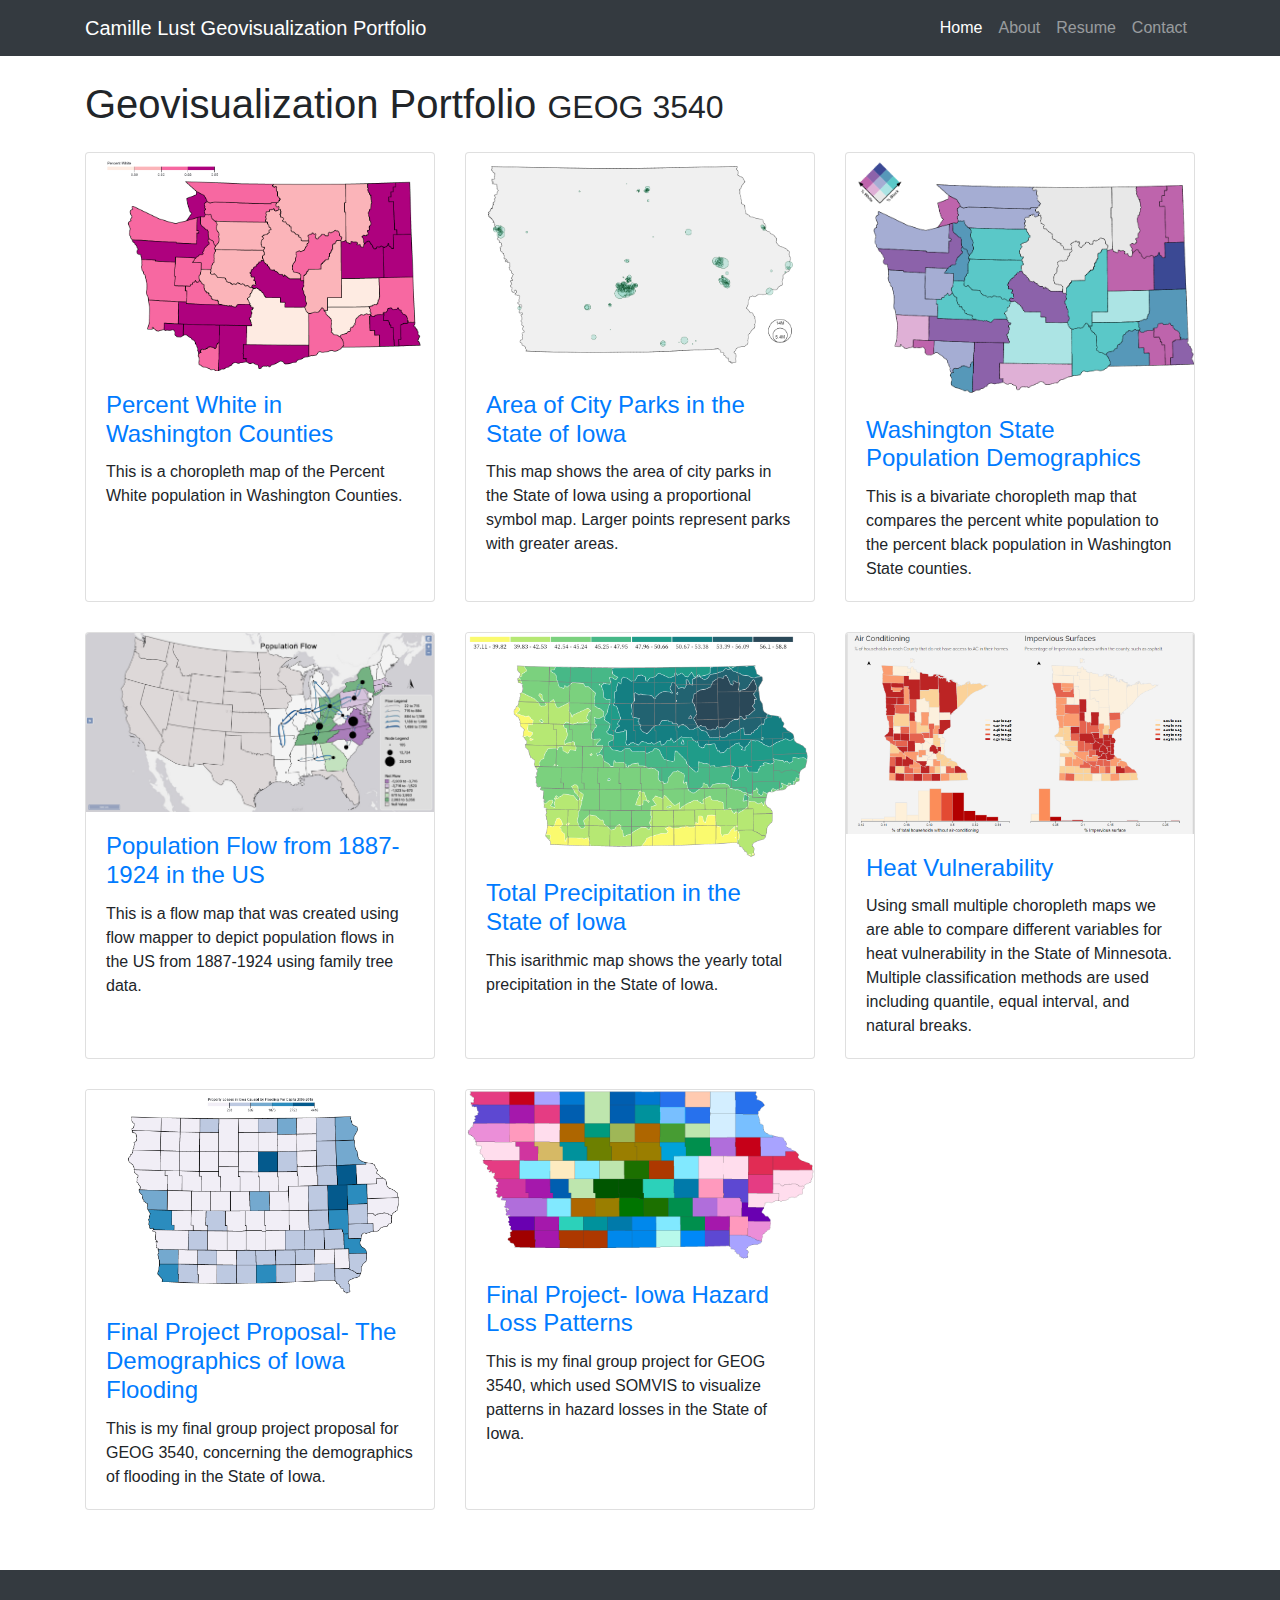
<file: index.html>
<!DOCTYPE html>
<html lang="en">

  <head>

    <meta charset="utf-8">
    <meta name="viewport" content="width=device-width, initial-scale=1, shrink-to-fit=no">
    <meta name="description" content="">
    <meta name="author" content="">

    <title>Camille's Portfolio</title>

    <!-- Bootstrap core CSS -->
    <link href="vendor/bootstrap/css/bootstrap.min.css" rel="stylesheet">

    <!-- Custom styles for this template -->
    <link href="css/3-col-portfolio.css" rel="stylesheet">

  </head>

  <body>

    <!-- Navigation -->
    <nav class="navbar navbar-expand-lg navbar-dark bg-dark fixed-top">
      <div class="container">
        <a class="navbar-brand" href="#">Camille Lust Geovisualization Portfolio</a>
        <button class="navbar-toggler" type="button" data-toggle="collapse" data-target="#navbarResponsive" aria-controls="navbarResponsive" aria-expanded="false" aria-label="Toggle navigation">
          <span class="navbar-toggler-icon"></span>
        </button>
        <div class="collapse navbar-collapse" id="navbarResponsive">
          <ul class="navbar-nav ml-auto">
            <li class="nav-item active">
              <a class="nav-link" href="#">Home
                <span class="sr-only">(current)</span>
              </a>
            </li>
            <li class="nav-item">
              <a class="nav-link" href="shortbio.html">About</a>
            </li>
            <li class="nav-item">
              <a class="nav-link" href="CamilleLResume23.pdf">Resume</a>
            </li>
            <li class="nav-item">
              <a class="nav-link" href="mailto:clust@uiowa.edu">Contact</a>
            </li>
          </ul>
        </div>
      </div>
    </nav>

    <!-- Page Content -->
    <div class="container">

      <!-- Page Heading -->
      <h1 class="my-4">Geovisualization Portfolio
        <small>GEOG 3540</small>
      </h1>

      <div class="row">
        <div class="col-lg-4 col-sm-6 portfolio-item">
          <div class="card h-100">
            <a href="https://observablehq.com/d/487558df4b3735ac"><img class="card-img-top" src="choropleth.png" alt=""></a>
            <div class="card-body">
              <h4 class="card-title">
                <a href="https://observablehq.com/d/487558df4b3735ac">Percent White in Washington Counties</a>
              </h4>
              <p class="card-text">This is a choropleth map of the Percent White population in Washington Counties. </p>
            </div>
          </div>
        </div>
        <div class="col-lg-4 col-sm-6 portfolio-item">
          <div class="card h-100">
            <a href="https://observablehq.com/d/29422c88b498d1c5"><img class="card-img-top" src="proportionalsymbols.png" alt=""></a>
            <div class="card-body">
              <h4 class="card-title">
                <a href="https://observablehq.com/d/29422c88b498d1c5">Area of City Parks in the State of Iowa </a>
              </h4>
              <p class="card-text">This map shows the area of city parks in the State of Iowa using a proportional symbol map. Larger points represent parks with greater areas.</p>
            </div>
          </div>
        </div>
        <div class="col-lg-4 col-sm-6 portfolio-item">
          <div class="card h-100">
            <a href="https://observablehq.com/d/981227f55046b011"><img class="card-img-top" src="Bivariate.png" alt=""></a>
            <div class="card-body">
              <h4 class="card-title">
                <a href="https://observablehq.com/d/981227f55046b011">Washington State Population Demographics</a>
              </h4>
              <p class="card-text">This is a bivariate choropleth map that compares the percent white population to the percent black population in Washington State counties. </p>
            </div>
          </div>
        </div>
        <div class="col-lg-4 col-sm-6 portfolio-item">
          <div class="card h-100">
            <a href="Flowmapper.html"><img class="card-img-top" src="newflows.png" alt=""></a>
            <div class="card-body">
              <h4 class="card-title">
                <a href="Flowmapper.html">Population Flow from 1887-1924 in the US</a>
              </h4>
              <p class="card-text">This is a flow map that was created using flow mapper to depict population flows in the US from 1887-1924 using family tree data.</p>
            </div>
          </div>
        </div>
        <div class="col-lg-4 col-sm-6 portfolio-item">
          <div class="card h-100">
            <a href="https://observablehq.com/@caglarkoylu/isarithmic-mapping-geog-3540"><img class="card-img-top" src="isarithmic.png" alt=""></a>
            <div class="card-body">
              <h4 class="card-title">
                <a href="https://observablehq.com/@caglarkoylu/isarithmic-mapping-geog-3540">Total Precipitation in the State of Iowa</a>
              </h4>
              <p class="card-text">This isarithmic map shows the yearly total precipitation in the State of Iowa. </p>
            </div>
          </div>
        </div>
        <div class="col-lg-4 col-sm-6 portfolio-item">
          <div class="card h-100">
            <a href="Smallmultiples/"><img class="card-img-top" src="multis.png" alt=""></a>
            <div class="card-body">
              <h4 class="card-title">
                <a href="Smallmultiples/">Heat Vulnerability</a>
              </h4>
              <p class="card-text">Using small multiple choropleth maps we are able to compare different variables for heat vulnerability in the State of Minnesota. Multiple classification methods are used including quantile, equal interval, and natural breaks.</p>
            </div>
          </div>
        </div>
        <div class="col-lg-4 col-sm-6 portfolio-item">
          <div class="card h-100">
            <a href="https://observablehq.com/d/ce6fe1fb40ef6580"><img class="card-img-top" src="floodingia.png" alt=""></a>
            <div class="card-body">
              <h4 class="card-title">
                <a href="https://observablehq.com/d/ce6fe1fb40ef6580">Final Project Proposal- The Demographics of Iowa Flooding</a>
              </h4>
              <p class="card-text">This is my final group project proposal for GEOG 3540, concerning the demographics of flooding in the State of Iowa. </p>
            </div>
          </div>
        </div>
        <div class="col-lg-4 col-sm-6 portfolio-item">
          <div class="card h-100">
            <a href="https://observablehq.com/d/24b9e68ccd145809"><img class="card-img-top" src="SOMVISnumofevents.png" alt=""></a>
            <div class="card-body">
              <h4 class="card-title">
                <a href="https://observablehq.com/d/24b9e68ccd145809">Final Project- Iowa Hazard Loss Patterns</a>
              </h4>
              <p class="card-text">This is my final group project for GEOG 3540, which used SOMVIS to visualize patterns in hazard losses in the State of Iowa. </p>
            </div>
          </div>
        </div>
      </div>
      <!-- /.row -->

      <!-- Pagination -->
      <ul class="pagination justify-content-center">
        <li class="page-item">
          <span class="sr-only">Next</span>
        </a>
      </li>
    </ul>

  </div>
  <!-- /.container -->

  <!-- Footer -->
  <footer class="py-5 bg-dark">
    <div class="container">
      <p class="m-0 text-center text-white"></p>
      </div>
      <!-- /.container -->
    </footer>

    <!-- Bootstrap core JavaScript -->
    <script src="vendor/jquery/jquery.min.js"></script>
    <script src="vendor/bootstrap/js/bootstrap.bundle.min.js"></script>

  </body>

</html>
</file>
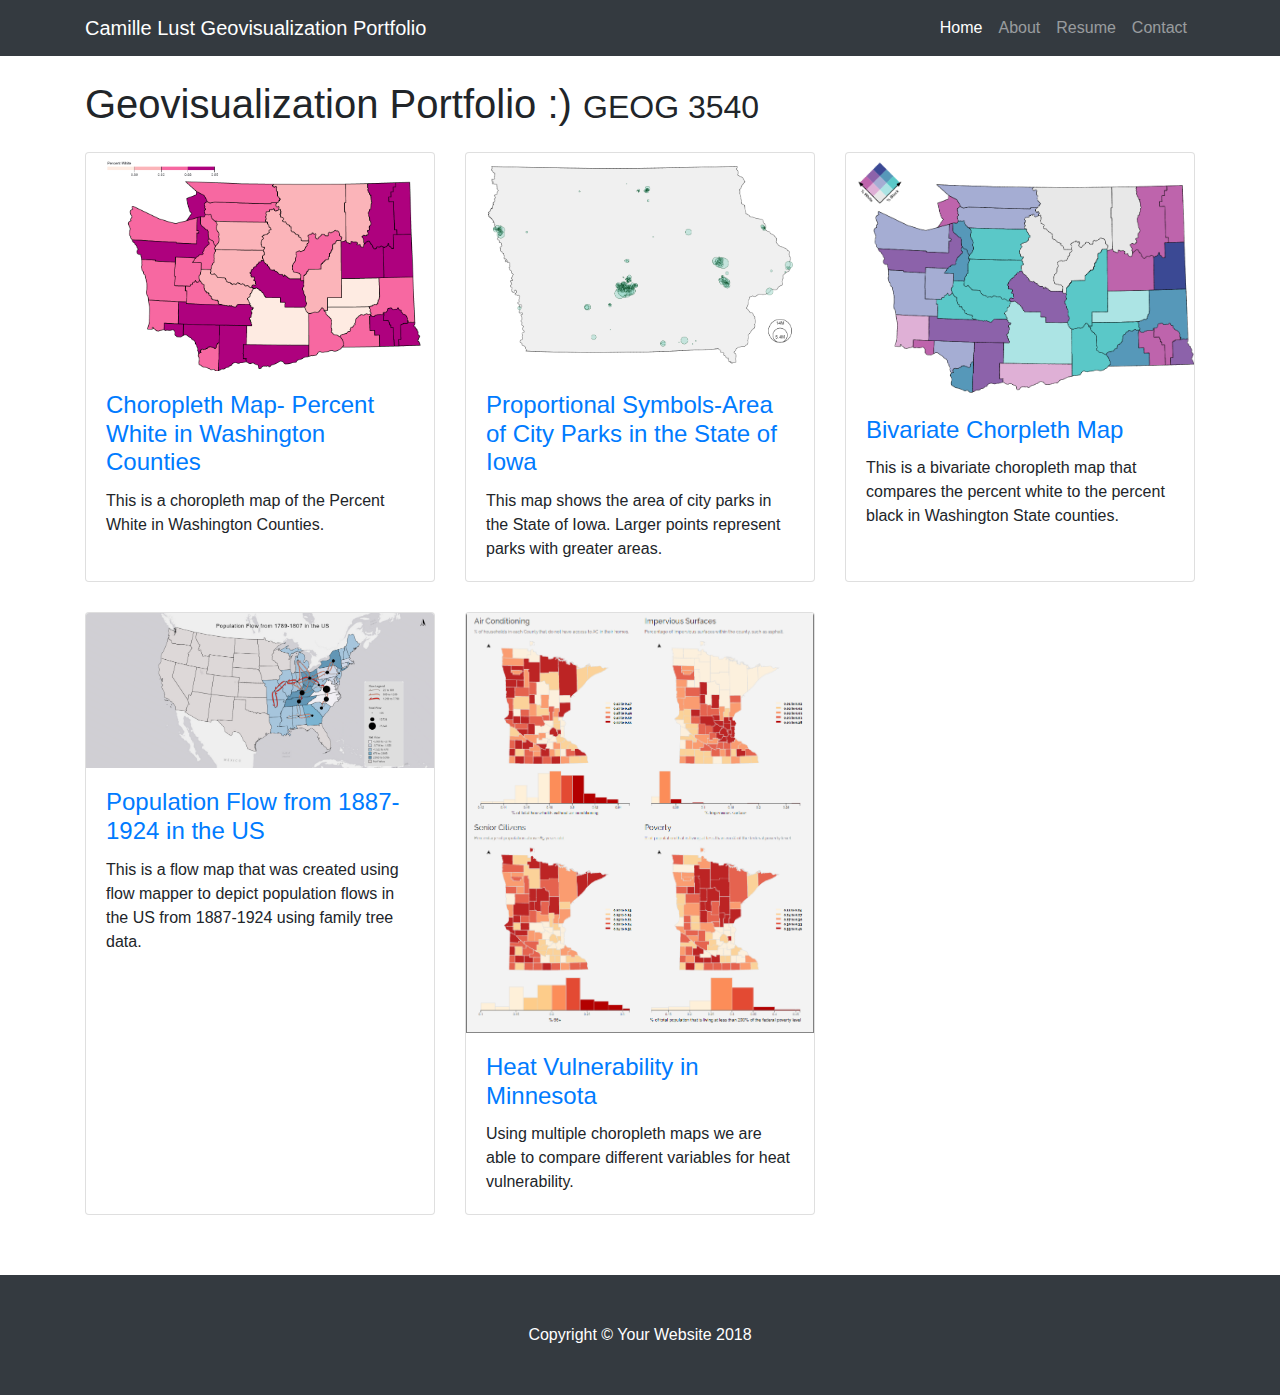
<file: bootstrap/startbootstrap-3-col-portfolio-master/index.html>
<!DOCTYPE html>
<html lang="en">

  <head>

    <meta charset="utf-8">
    <meta name="viewport" content="width=device-width, initial-scale=1, shrink-to-fit=no">
    <meta name="description" content="">
    <meta name="author" content="">

    <title>Camille's Portfolio</title>

    <!-- Bootstrap core CSS -->
    <link href="vendor/bootstrap/css/bootstrap.min.css" rel="stylesheet">

    <!-- Custom styles for this template -->
    <link href="css/3-col-portfolio.css" rel="stylesheet">

  </head>

  <body>

    <!-- Navigation -->
    <nav class="navbar navbar-expand-lg navbar-dark bg-dark fixed-top">
      <div class="container">
        <a class="navbar-brand" href="#">Camille Lust Geovisualization Portfolio</a>
        <button class="navbar-toggler" type="button" data-toggle="collapse" data-target="#navbarResponsive" aria-controls="navbarResponsive" aria-expanded="false" aria-label="Toggle navigation">
          <span class="navbar-toggler-icon"></span>
        </button>
        <div class="collapse navbar-collapse" id="navbarResponsive">
          <ul class="navbar-nav ml-auto">
            <li class="nav-item active">
              <a class="nav-link" href="#">Home
                <span class="sr-only">(current)</span>
              </a>
            </li>
            <li class="nav-item">
              <a class="nav-link" href="shortbio.html">About</a>
            </li>
            <li class="nav-item">
              <a class="nav-link" href="CamilleLResume23.pdf">Resume</a>
            </li>
            <li class="nav-item">
              <a class="nav-link" href="mailto:clust@uiowa.edu">Contact</a>
            </li>
          </ul>
        </div>
      </div>
    </nav>

    <!-- Page Content -->
    <div class="container">

      <!-- Page Heading -->
      <h1 class="my-4">Geovisualization Portfolio :)
        <small>GEOG 3540</small>
      </h1>

      <div class="row">
        <div class="col-lg-4 col-sm-6 portfolio-item">
          <div class="card h-100">
            <a href="https://observablehq.com/d/487558df4b3735ac"><img class="card-img-top" src="choropleth.png" alt=""></a>
            <div class="card-body">
              <h4 class="card-title">
                <a href="https://observablehq.com/d/487558df4b3735ac">Choropleth Map- Percent White in Washington Counties</a>
              </h4>
              <p class="card-text">This is a choropleth map of the Percent White in Washington Counties. </p>
            </div>
          </div>
        </div>
        <div class="col-lg-4 col-sm-6 portfolio-item">
          <div class="card h-100">
            <a href="https://observablehq.com/d/29422c88b498d1c5"><img class="card-img-top" src="proportionalsymbols.png" alt=""></a>
            <div class="card-body">
              <h4 class="card-title">
                <a href="https://observablehq.com/d/29422c88b498d1c5">Proportional Symbols-Area of City Parks in the State of Iowa </a>
              </h4>
              <p class="card-text">This map shows the area of city parks in the State of Iowa. Larger points represent parks with greater areas.</p>
            </div>
          </div>
        </div>
        <div class="col-lg-4 col-sm-6 portfolio-item">
          <div class="card h-100">
            <a href="https://observablehq.com/d/981227f55046b011"><img class="card-img-top" src="Bivariate.png" alt=""></a>
            <div class="card-body">
              <h4 class="card-title">
                <a href="https://observablehq.com/d/981227f55046b011">Bivariate Chorpleth Map</a>
              </h4>
              <p class="card-text">This is a bivariate choropleth map that compares the percent white to the percent black in Washington State counties. </p>
            </div>
          </div>
        </div>
        <div class="col-lg-4 col-sm-6 portfolio-item">
          <div class="card h-100">
            <a href="Flowmapper.html"><img class="card-img-top" src="map (13).png" alt=""></a>
            <div class="card-body">
              <h4 class="card-title">
                <a href="Flowmapper.html">Population Flow from 1887-1924 in the US</a>
              </h4>
              <p class="card-text">This is a flow map that was created using flow mapper to depict population flows in the US from 1887-1924 using family tree data.</p>
            </div>
          </div>
        </div>
        <div class="col-lg-4 col-sm-6 portfolio-item">
          <div class="card h-100">
            <a href="#"><img class="card-img-top" src="multiviews.png" alt=""></a>
            <div class="card-body">
              <h4 class="card-title">
                <a href="#">Heat Vulnerability in Minnesota</a>
              </h4>
              <p class="card-text">Using multiple choropleth maps we are able to compare different variables for heat vulnerability.</p>
            </div>
          </div>
        </div>

        </div>
      </div>
      <!-- /.row -->

      <!-- Pagination -->
      <ul class="pagination justify-content-center">
        <li class="page-item">
          <span class="sr-only">Next</span>
        </a>
      </li>
    </ul>

  </div>
  <!-- /.container -->

  <!-- Footer -->
  <footer class="py-5 bg-dark">
    <div class="container">
      <p class="m-0 text-center text-white">Copyright &copy; Your Website 2018</p>
      </div>
      <!-- /.container -->
    </footer>

    <!-- Bootstrap core JavaScript -->
    <script src="vendor/jquery/jquery.min.js"></script>
    <script src="vendor/bootstrap/js/bootstrap.bundle.min.js"></script>

  </body>

</html>
</file>
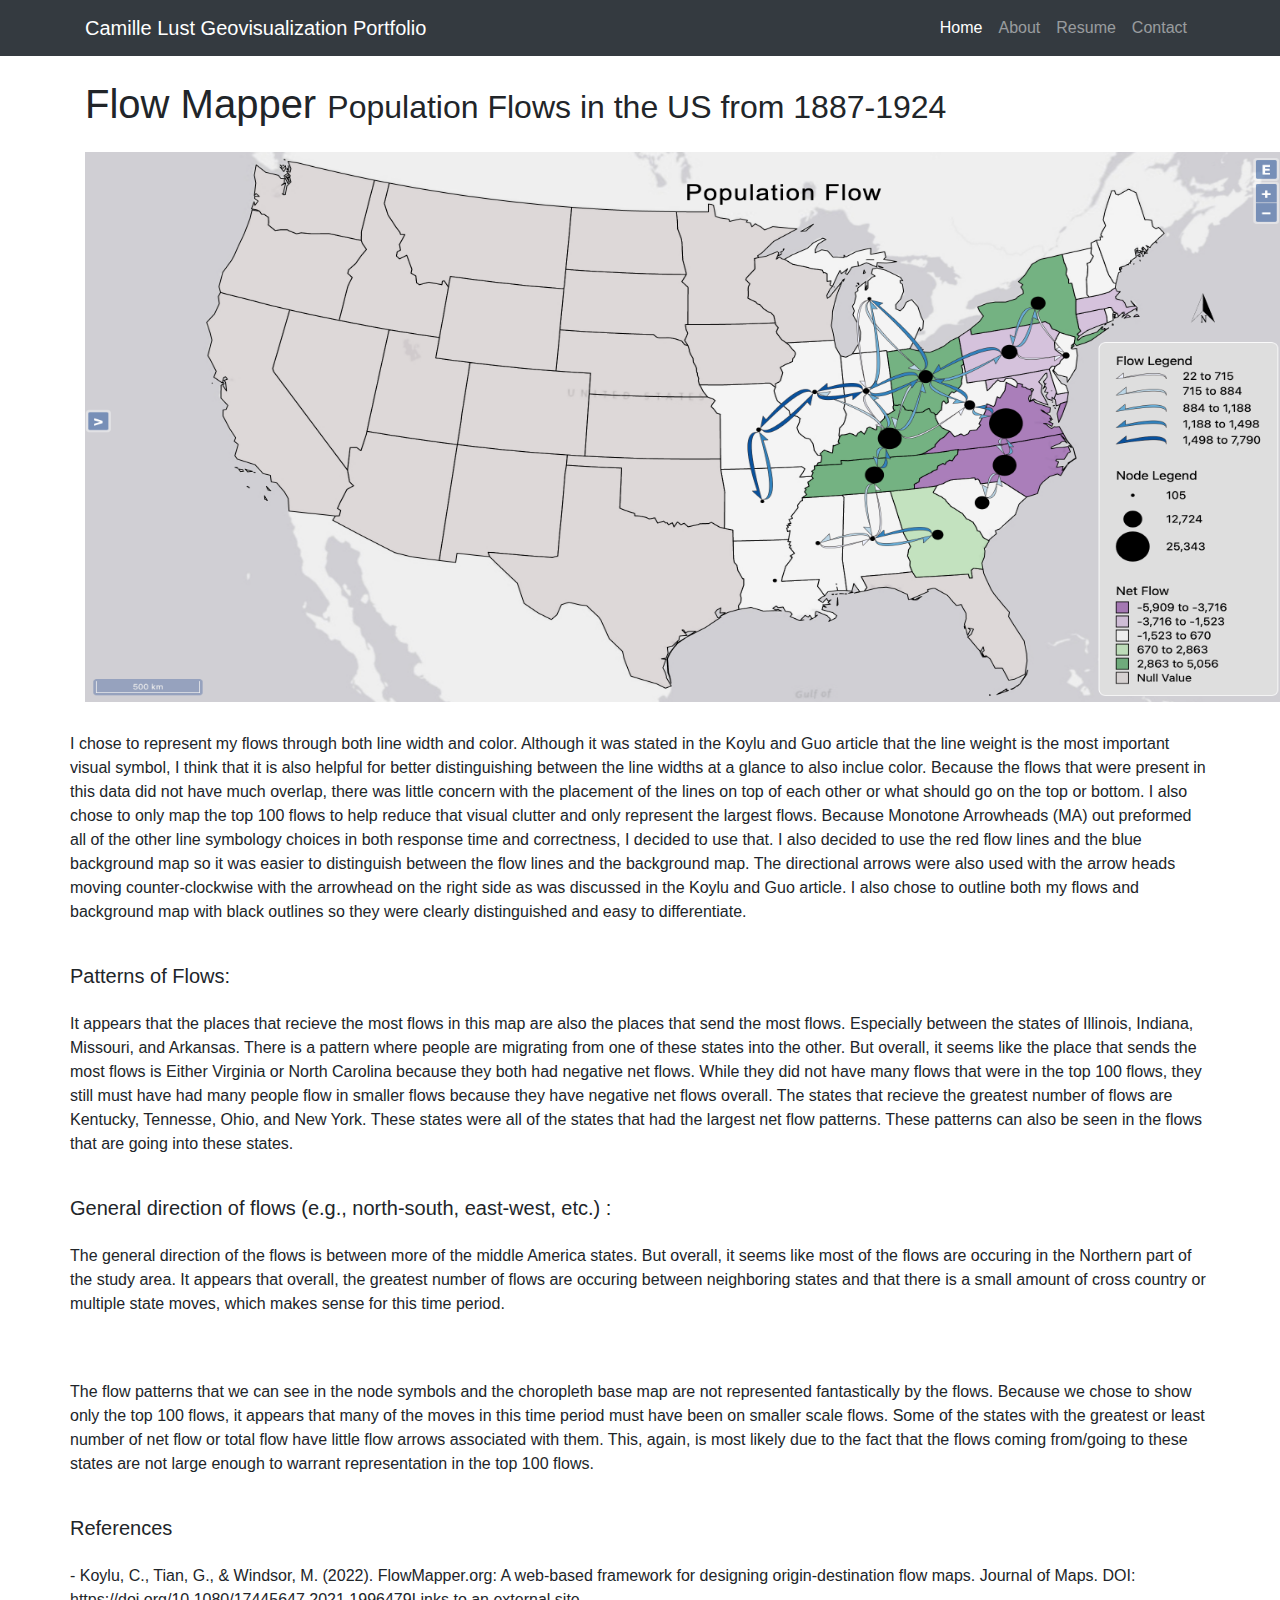
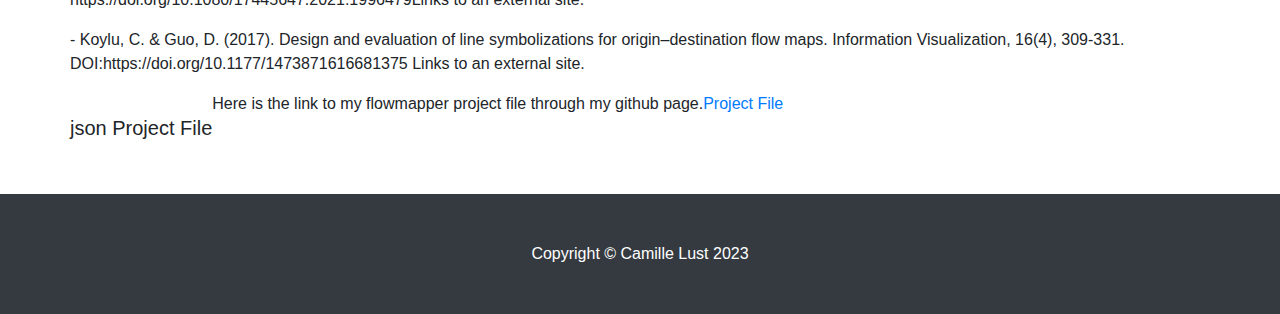
<file: Flowmapper.html>
<!DOCTYPE html>
<html lang="en">

  <head>

    <meta charset="utf-8">
    <meta name="viewport" content="width=device-width, initial-scale=1, shrink-to-fit=no">
    <meta name="description" content="">
    <meta name="author" content="">

    <title>Flowmapper</title>

    <!-- Bootstrap core CSS -->
    <link href="vendor/bootstrap/css/bootstrap.min.css" rel="stylesheet">

    <!-- Custom styles for this template -->
    <link href="css/3-col-portfolio.css" rel="stylesheet">

  </head>

  <body>

    <!-- Navigation -->
    <nav class="navbar navbar-expand-lg navbar-dark bg-dark fixed-top">
      <div class="container">
        <a class="navbar-brand" href="index.html">Camille Lust Geovisualization Portfolio</a>
        <button class="navbar-toggler" type="button" data-toggle="collapse" data-target="#navbarResponsive" aria-controls="navbarResponsive" aria-expanded="false" aria-label="Toggle navigation">
          <span class="navbar-toggler-icon"></span>
        </button>
        <div class="collapse navbar-collapse" id="navbarResponsive">
          <ul class="navbar-nav ml-auto">
            <li class="nav-item active">
              <a class="nav-link" href="index.html">Home
                <span class="sr-only">(current)</span>
              </a>
            </li>
            <li class="nav-item">
              <a class="nav-link" href="shortbio.html">About</a>
            </li>
            <li class="nav-item">
              <a class="nav-link" href="CamilleLResume23.pdf">Resume</a>
            </li>
            <li class="nav-item">
              <a class="nav-link" href="mailto:clust@uiowa.edu">Contact</a>
            </li>
          </ul>
        </div>
      </div>
    </nav>

    <!-- Page Content -->
    <div class="container">

      <!-- Page Heading -->
      <h1 class="my-4">Flow Mapper
        <small>Population Flows in the US from 1887-1924</small>
      </h1>

      <div class="row">
        <div class="col-lg-4 col-sm-6 portfolio-item">
        <img src="newflows.png" alt="" height="550" width="1200"></a>
      </div>
      <h4 class="my-4">Justification of your flow map design </h4>
      <p class="card-text">I chose to represent my flows through both line width and color. Although it was stated in the Koylu and Guo article that the line weight is the most important visual symbol, I think that it is also helpful for better distinguishing between the line widths at a glance to also inclue color. Because the flows that were present in this data did not have much overlap, there was little
    concern with the placement of the lines on top of each other or what should go on the top or bottom. I also chose to only map the top 100 flows to help reduce that visual clutter and only represent the largest flows. Because Monotone Arrowheads (MA) out preformed all of the other line symbology choices in both response time and correctness, I decided to use that.
    I also decided to use the red flow lines and the blue background map so it was easier to distinguish between the flow lines and the background map. The directional arrows were also used with the arrow heads moving counter-clockwise with the arrowhead on the right side as was discussed in the Koylu and Guo article. I also chose to outline both my flows and background map with black outlines so they were
  clearly distinguished and easy to differentiate.   </p>
  <h4 class="my-4">

  </h4>
  <p class="card-text">                                                           </p>
    <h5 class="my-4"> Patterns of Flows: </h5>
    <p class="card-text"> It appears that the places that recieve the most flows in this map are also the places that send the most flows. Especially between the states of Illinois, Indiana, Missouri, and Arkansas. There is a pattern where people are migrating from one of these states into the other.
      But overall, it seems like the place that sends the most flows is Either Virginia or North Carolina because they both had negative net flows. While they did not have many flows that were in the top 100 flows, they still must have had many people flow in smaller flows because they have negative net flows overall.
      The states that recieve the greatest number of flows are Kentucky, Tennesse, Ohio, and New York. These states were all of the states that had the largest net flow patterns. These patterns can also be seen in the flows that are going into these states. </p>
      <h5 class="my-4"> General direction of flows (e.g., north-south, east-west, etc.) : </h5>
      <p class="card-text"> The general direction of the flows is between more of the middle America states. But overall, it seems like most of the flows are occuring in the Northern part of the study area. It appears that overall, the greatest number of flows are occuring between neighboring states and that there is a small amount of cross country or multiple state moves, which makes sense for this time period. </p>
      <h5 class="my-4">  </h5>
      <p class="card-text"> The flow patterns that we can see in the node symbols and the choropleth base map are not represented fantastically by the flows. Because we chose to show only the top 100 flows, it appears that many of the moves in this time period must have been on smaller scale flows. Some of the states with the greatest or least number of net flow or total flow have little flow arrows associated with them. This, again, is most likely due to the fact that the flows coming from/going to these states are not large enough to warrant representation in the top 100 flows. </p>

      <h5 class="my-4"> References </h5>
      <p class="card-text">
- Koylu, C., Tian, G., & Windsor, M. (2022). FlowMapper.org: A web-based framework for designing origin-destination flow maps. Journal of Maps. DOI: https://doi.org/10.1080/17445647.2021.1996479Links to an external site. </p>
  <p class="card-text">
- Koylu, C. & Guo, D. (2017). Design and evaluation of line symbolizations for origin–destination flow maps. Information Visualization, 16(4), 309-331. DOI:https://doi.org/10.1177/1473871616681375 Links to an external site. </p>

<h5 class="my-4"> json Project File </h5>

<p>  Here is the link to my flowmapper project file through my github page. <br /></p>

<p>
<a href="https://github.com/geog3540/clust/blob/main/bootstrap/startbootstrap-3-col-portfolio-master/projectfile.json">Project File</a> </p>
      </div>

    </div>
    <!-- /.row -->

    <!-- Pagination -->
    <ul class="pagination justify-content-center">
      <li class="page-item">
          <span class="sr-only">Next</span>
        </a>
      </li>
    </ul>

  </div>
    <!-- /.container -->

    <!-- Footer -->
    <footer class="py-5 bg-dark">
      <div class="container">
        <p class="m-0 text-center text-white">Copyright &copy; Camille Lust 2023</p>
      </div>
      <!-- /.container -->
    </footer>

    <!-- Bootstrap core JavaScript -->
    <script src="vendor/jquery/jquery.min.js"></script>
    <script src="vendor/bootstrap/js/bootstrap.bundle.min.js"></script>

  </body>

</html>
</file>
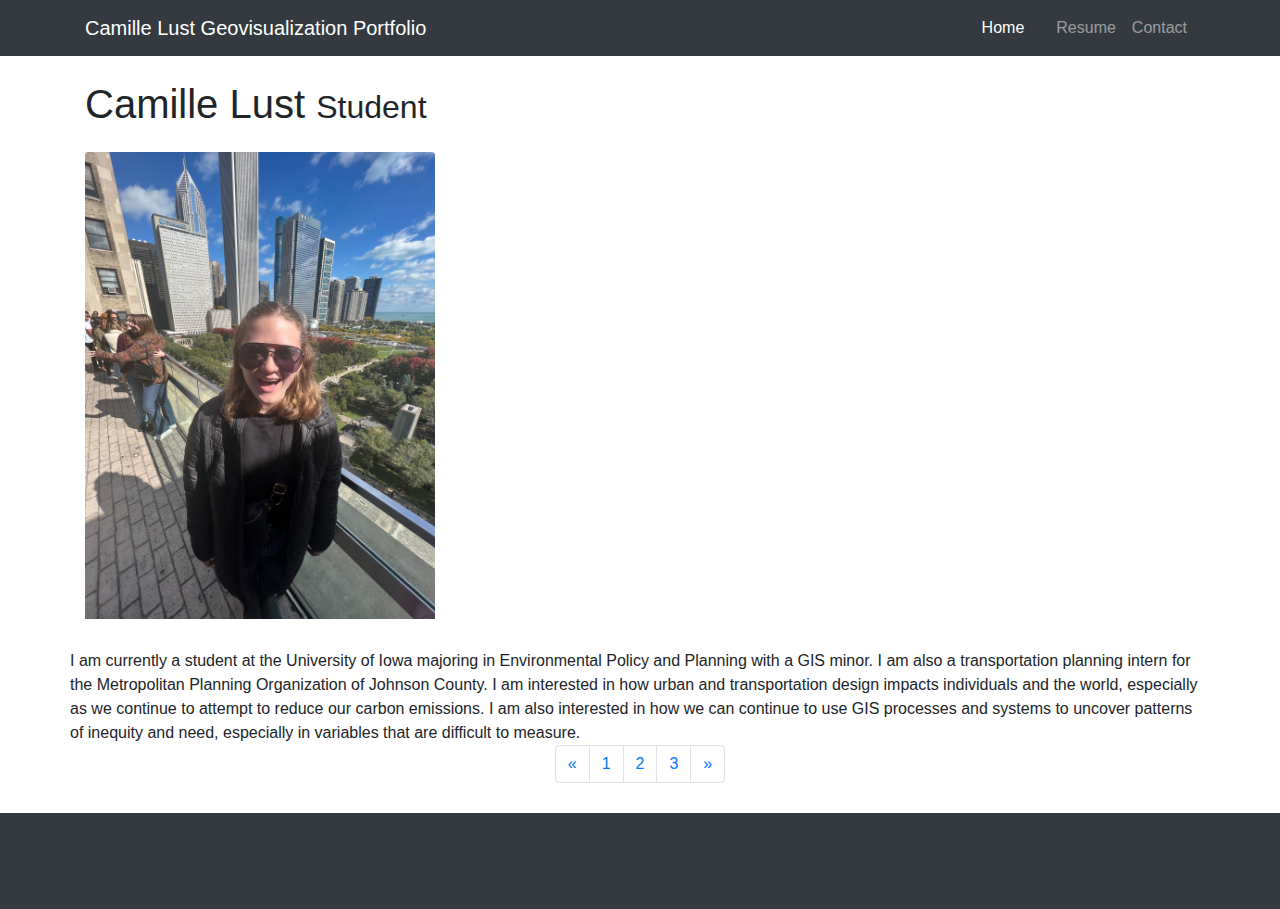
<file: shortbio.html>
<!DOCTYPE html>
<html lang="en">

  <head>

    <meta charset="utf-8">
    <meta name="viewport" content="width=device-width, initial-scale=1, shrink-to-fit=no">
    <meta name="description" content="">
    <meta name="author" content="">

    <title>Camille's Portfolio</title>

    <!-- Bootstrap core CSS -->
    <link href="vendor/bootstrap/css/bootstrap.min.css" rel="stylesheet">

    <!-- Custom styles for this template -->
    <link href="css/3-col-portfolio.css" rel="stylesheet">

  </head>

  <body>

    <!-- Navigation -->
    <nav class="navbar navbar-expand-lg navbar-dark bg-dark fixed-top">
      <div class="container">
        <a class="navbar-brand" href="index.html">Camille Lust Geovisualization Portfolio</a>
        <button class="navbar-toggler" type="button" data-toggle="collapse" data-target="#navbarResponsive" aria-controls="navbarResponsive" aria-expanded="false" aria-label="Toggle navigation">
          <span class="navbar-toggler-icon"></span>
        </button>
        <div class="collapse navbar-collapse" id="navbarResponsive">
          <ul class="navbar-nav ml-auto">
            <li class="nav-item active">
              <a class="nav-link" href="index.html">Home
                <span class="sr-only">(current)</span>
              </a>
            </li>
            <li class="nav-item">
              <a class="nav-link" href="#"></a>
            </li>
            <li class="nav-item">
              <a class="nav-link" href="CamilleLResume23.pdf">Resume</a>
            </li>
            <li class="nav-item">
              <a class="nav-link" href="mailto:clust@uiowa.edu">Contact</a>
            </li>
          </ul>
        </div>
      </div>
    </nav>

    <!-- Page Content -->
    <div class="container">

      <!-- Page Heading -->
      <h1 class="my-4">Camille Lust
        <small>Student</small>
      </h1>

      <div class="row">
        <div class="col-lg-4 col-sm-6 portfolio-item">
        <img class="card-img-top" src="IMG_2716.jpg" alt=""></a>
      </div>
      <p class="card-text"> I am currently a student at the University of Iowa majoring in Environmental Policy and Planning with a GIS minor. I am also a transportation planning intern for the Metropolitan Planning Organization of Johnson County. I am interested in how urban and transportation design impacts individuals and the world, especially as we continue to attempt to reduce our carbon emissions. I am also interested in how we can continue to use GIS processes and systems to uncover patterns of inequity and need, especially in variables that are difficult to measure.   </p>
      </div>

      </div>
      <!-- /.row -->

      <!-- Pagination -->
      <ul class="pagination justify-content-center">
        <li class="page-item">
          <a class="page-link" href="#" aria-label="Previous">
            <span aria-hidden="true">&laquo;</span>
            <span class="sr-only">Previous</span>
          </a>
        </li>
        <li class="page-item">
          <a class="page-link" href="#">1</a>
        </li>
        <li class="page-item">
          <a class="page-link" href="#">2</a>
        </li>
        <li class="page-item">
          <a class="page-link" href="#">3</a>
        </li>
        <li class="page-item">
          <a class="page-link" href="#" aria-label="Next">
            <span aria-hidden="true">&raquo;</span>
            <span class="sr-only">Next</span>
          </a>
        </li>
      </ul>

    </div>
    <!-- /.container -->

    <!-- Footer -->
    <footer class="py-5 bg-dark">
      <div class="container">
        <p class="m-0 text-center text-white"></p>
      </div>
      <!-- /.container -->
    </footer>

    <!-- Bootstrap core JavaScript -->
    <script src="vendor/jquery/jquery.min.js"></script>
    <script src="vendor/bootstrap/js/bootstrap.bundle.min.js"></script>

  </body>

</html>
</file>
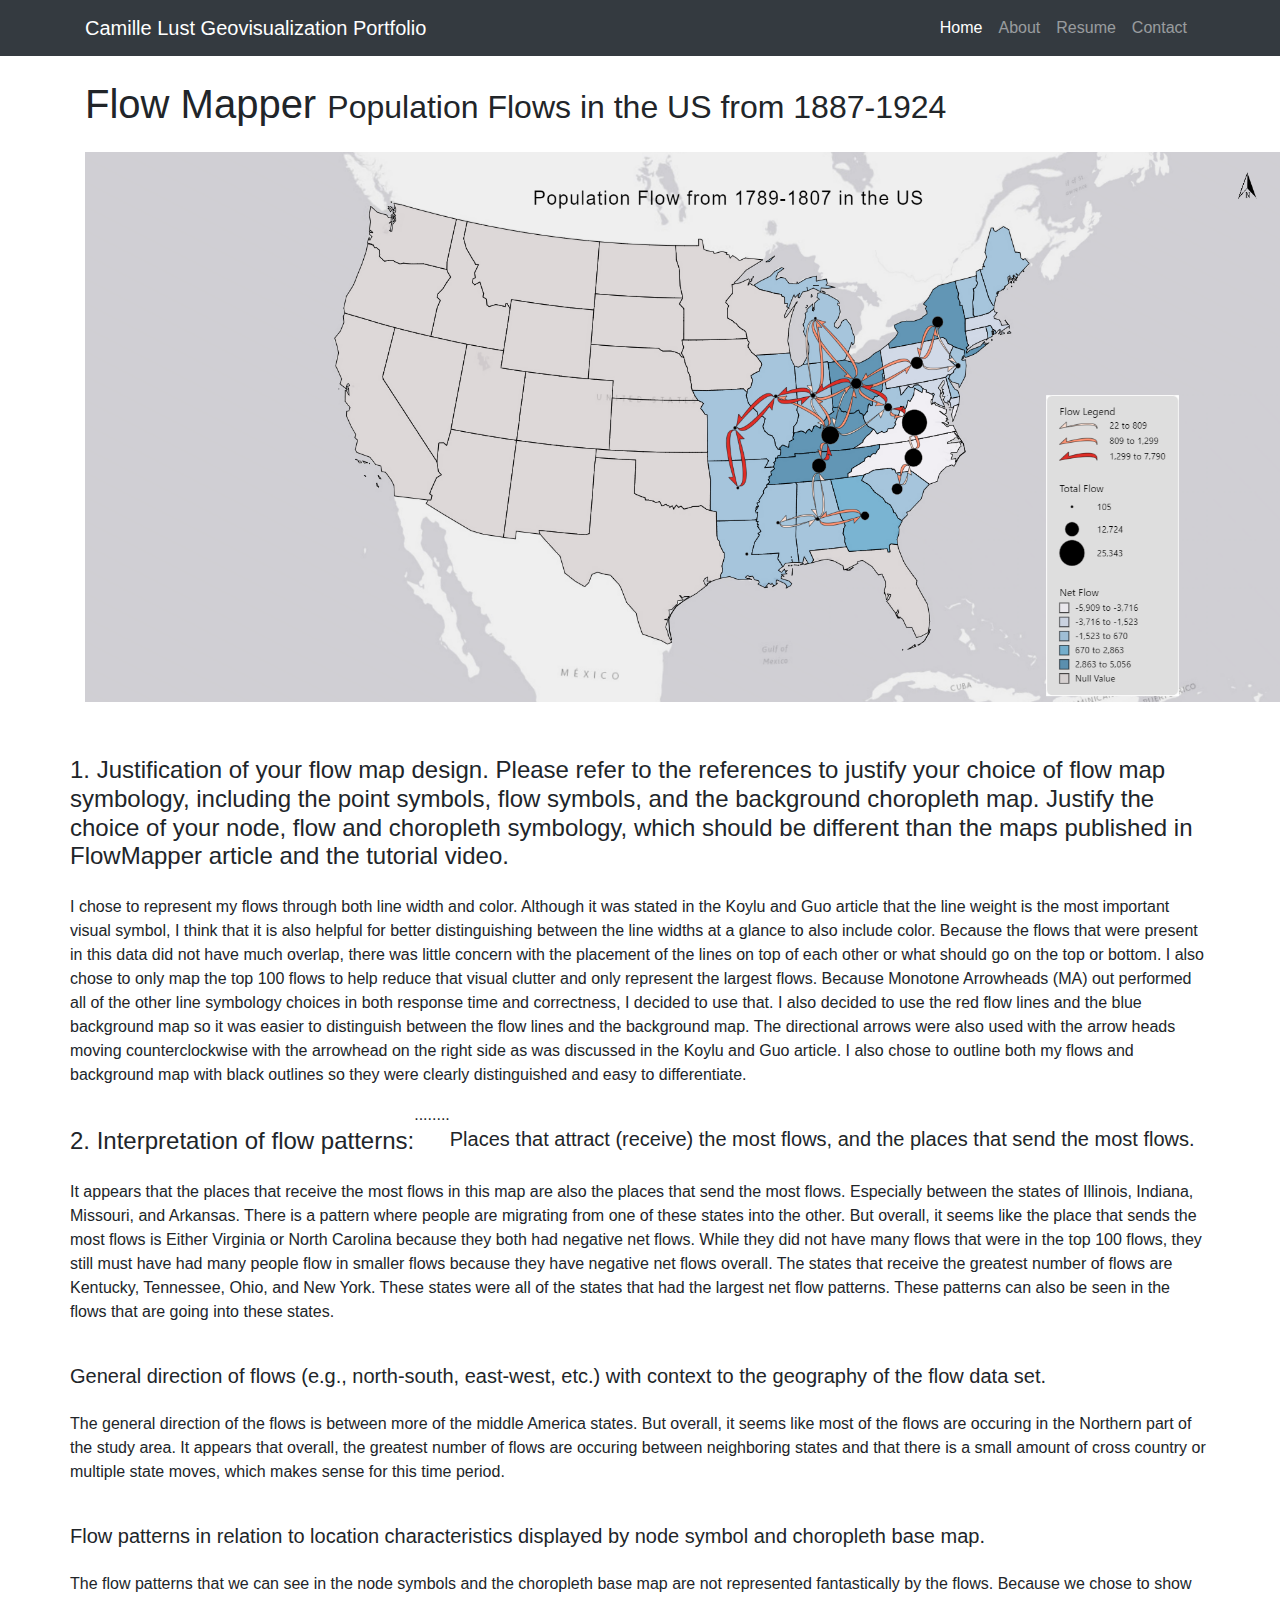
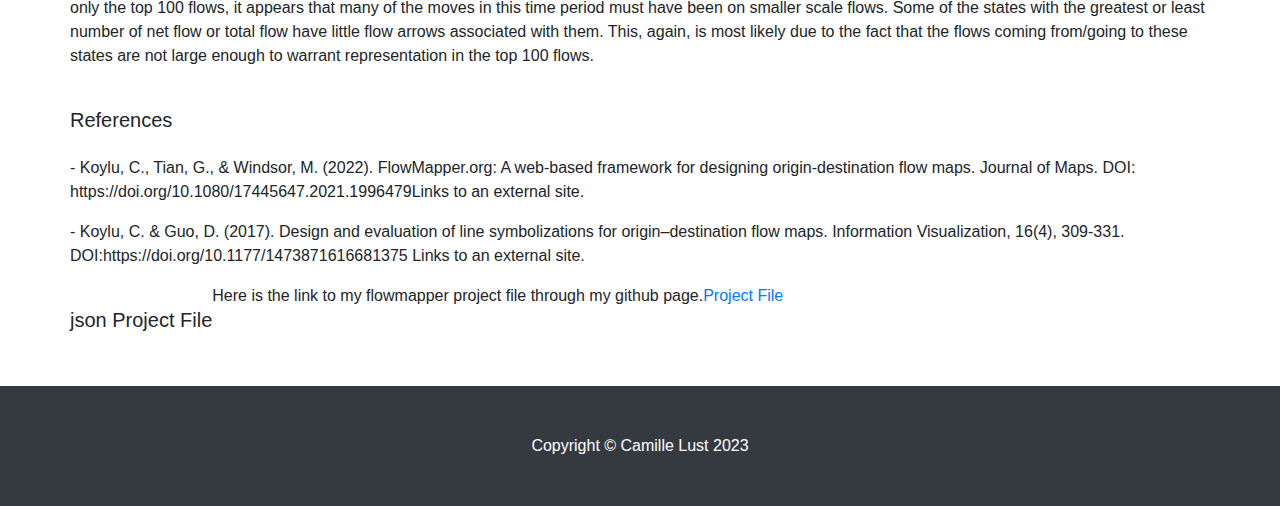
<file: bootstrap/startbootstrap-3-col-portfolio-master/Flowmapper.html>
<!DOCTYPE html>
<html lang="en">

  <head>

    <meta charset="utf-8">
    <meta name="viewport" content="width=device-width, initial-scale=1, shrink-to-fit=no">
    <meta name="description" content="">
    <meta name="author" content="">

    <title>Flowmapper</title>

    <!-- Bootstrap core CSS -->
    <link href="vendor/bootstrap/css/bootstrap.min.css" rel="stylesheet">

    <!-- Custom styles for this template -->
    <link href="css/3-col-portfolio.css" rel="stylesheet">

  </head>

  <body>

    <!-- Navigation -->
    <nav class="navbar navbar-expand-lg navbar-dark bg-dark fixed-top">
      <div class="container">
        <a class="navbar-brand" href="index.html">Camille Lust Geovisualization Portfolio</a>
        <button class="navbar-toggler" type="button" data-toggle="collapse" data-target="#navbarResponsive" aria-controls="navbarResponsive" aria-expanded="false" aria-label="Toggle navigation">
          <span class="navbar-toggler-icon"></span>
        </button>
        <div class="collapse navbar-collapse" id="navbarResponsive">
          <ul class="navbar-nav ml-auto">
            <li class="nav-item active">
              <a class="nav-link" href="index.html">Home
                <span class="sr-only">(current)</span>
              </a>
            </li>
            <li class="nav-item">
                <a class="nav-link" href="shortbio.html">About</a>
            </li>
            <li class="nav-item">
              <a class="nav-link" href="CamilleLResume23.pdf">Resume</a>
            </li>
            <li class="nav-item">
              <a class="nav-link" href="mailto:clust@uiowa.edu">Contact</a>
            </li>
          </ul>
        </div>
      </div>
    </nav>

    <!-- Page Content -->
    <div class="container">

      <!-- Page Heading -->
      <h1 class="my-4">Flow Mapper
        <small>Population Flows in the US from 1887-1924</small>
      </h1>

      <div class="row">
        <div class="col-lg-4 col-sm-6 portfolio-item">
        <img src="map (13).png" alt="" height="550" width="1200"></a>
      </div>
      <h4 class="my-4">1. Justification of your flow map design. Please refer to the references to justify your choice of flow map symbology, including the point symbols, flow symbols, and the background choropleth map. Justify the choice of your node, flow and choropleth symbology, which should be different than the maps published in FlowMapper article and the tutorial video.</h4>
      <p class="card-text">I chose to represent my flows through both line width and color. Although it was stated in the Koylu and Guo article that the line weight is the most important visual symbol, I think that it is also helpful for better distinguishing between the line widths at a glance to also include color. Because the flows that were present in this data did not have much overlap, there was little concern with the placement of the lines on top of each other or what should go on the top or bottom. I also chose to only map the top 100 flows to help reduce that visual clutter and only represent the largest flows. Because Monotone Arrowheads (MA) out performed all of the other line symbology choices in both response time and correctness, I decided to use that. I also decided to use the red flow lines and the blue background map so it was easier to distinguish between the flow lines and the background map. The directional arrows were also used with the arrow heads moving counterclockwise with the arrowhead on the right side as was discussed in the Koylu and Guo article. I also chose to outline both my flows and background map with black outlines so they were clearly distinguished and easy to differentiate.
      </p>
  <h4 class="my-4">2. Interpretation of flow patterns:

  </h4>
  <p class="card-text">       ........                                                       </p>
    <h5 class="my-4"> Places that attract (receive) the most flows, and the places that send the most flows. </h5>
    <p class="card-text">It appears that the places that receive the most flows in this map are also the places that send the most flows. Especially between the states of Illinois, Indiana, Missouri, and Arkansas. There is a pattern where people are migrating from one of these states into the other. But overall, it seems like the place that sends the most flows is Either Virginia or North Carolina because they both had negative net flows. While they did not have many flows that were in the top 100 flows, they still must have had many people flow in smaller flows because they have negative net flows overall. The states that receive the greatest number of flows are Kentucky, Tennessee, Ohio, and New York. These states were all of the states that had the largest net flow patterns. These patterns can also be seen in the flows that are going into these states. </p>
      <h5 class="my-4"> General direction of flows (e.g., north-south, east-west, etc.) with context to the geography of the flow data set. </h5>
      <p class="card-text"> The general direction of the flows is between more of the middle America states. But overall, it seems like most of the flows are occuring in the Northern part of the study area. It appears that overall, the greatest number of flows are occuring between neighboring states and that there is a small amount of cross country or multiple state moves, which makes sense for this time period. </p>
      <h5 class="my-4"> Flow patterns in relation to location characteristics displayed by node symbol and choropleth base map. </h5>
      <p class="card-text"> The flow patterns that we can see in the node symbols and the choropleth base map are not represented fantastically by the flows. Because we chose to show only the top 100 flows, it appears that many of the moves in this time period must have been on smaller scale flows. Some of the states with the greatest or least number of net flow or total flow have little flow arrows associated with them. This, again, is most likely due to the fact that the flows coming from/going to these states are not large enough to warrant representation in the top 100 flows.
 </p>

      <h5 class="my-4"> References </h5>
      <p class="card-text">
- Koylu, C., Tian, G., & Windsor, M. (2022). FlowMapper.org: A web-based framework for designing origin-destination flow maps. Journal of Maps. DOI: https://doi.org/10.1080/17445647.2021.1996479Links to an external site. </p>
  <p class="card-text">
- Koylu, C. & Guo, D. (2017). Design and evaluation of line symbolizations for origin–destination flow maps. Information Visualization, 16(4), 309-331. DOI:https://doi.org/10.1177/1473871616681375 Links to an external site. </p>

<h5 class="my-4"> json Project File </h5>

<p>  Here is the link to my flowmapper project file through my github page. <br /></p>

<p>
<a href="https://github.com/geog3540/clust/blob/main/bootstrap/startbootstrap-3-col-portfolio-master/projectfile.json">Project File</a> </p>
      </div>

    </div>
    <!-- /.row -->

    <!-- Pagination -->
    <ul class="pagination justify-content-center">
      <li class="page-item">
          <span class="sr-only">Next</span>
        </a>
      </li>
    </ul>

  </div>
    <!-- /.container -->

    <!-- Footer -->
    <footer class="py-5 bg-dark">
      <div class="container">
        <p class="m-0 text-center text-white">Copyright &copy; Camille Lust 2023</p>
      </div>
      <!-- /.container -->
    </footer>

    <!-- Bootstrap core JavaScript -->
    <script src="vendor/jquery/jquery.min.js"></script>
    <script src="vendor/bootstrap/js/bootstrap.bundle.min.js"></script>

  </body>

</html>
</file>
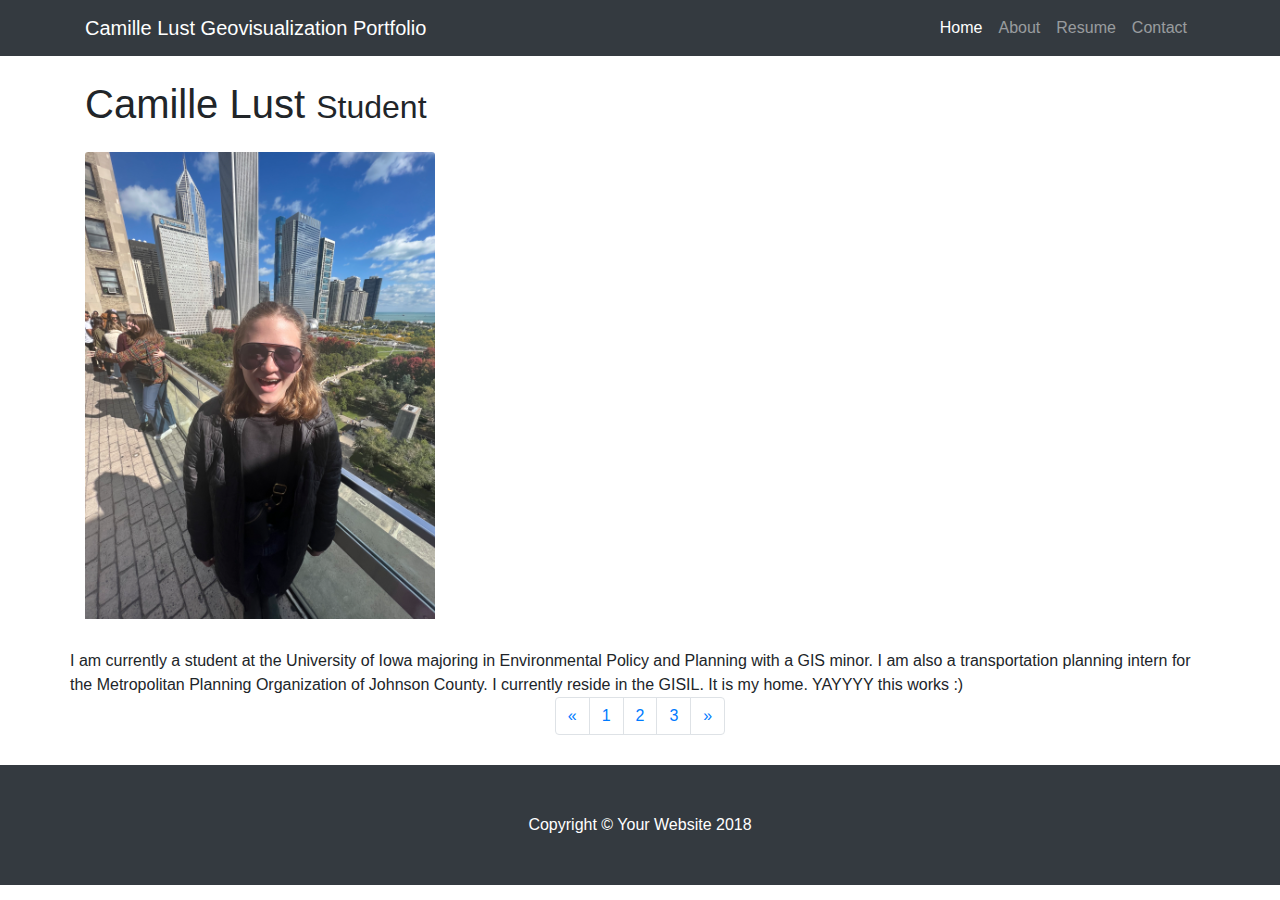
<file: bootstrap/startbootstrap-3-col-portfolio-master/shortbio.html>
<!DOCTYPE html>
<html lang="en">

  <head>

    <meta charset="utf-8">
    <meta name="viewport" content="width=device-width, initial-scale=1, shrink-to-fit=no">
    <meta name="description" content="">
    <meta name="author" content="">

    <title>Camille's Portfolio</title>

    <!-- Bootstrap core CSS -->
    <link href="vendor/bootstrap/css/bootstrap.min.css" rel="stylesheet">

    <!-- Custom styles for this template -->
    <link href="css/3-col-portfolio.css" rel="stylesheet">

  </head>

  <body>

    <!-- Navigation -->
    <nav class="navbar navbar-expand-lg navbar-dark bg-dark fixed-top">
      <div class="container">
        <a class="navbar-brand" href="index.html">Camille Lust Geovisualization Portfolio</a>
        <button class="navbar-toggler" type="button" data-toggle="collapse" data-target="#navbarResponsive" aria-controls="navbarResponsive" aria-expanded="false" aria-label="Toggle navigation">
          <span class="navbar-toggler-icon"></span>
        </button>
        <div class="collapse navbar-collapse" id="navbarResponsive">
          <ul class="navbar-nav ml-auto">
            <li class="nav-item active">
              <a class="nav-link" href="index.html">Home
                <span class="sr-only">(current)</span>
              </a>
            </li>
            <li class="nav-item">
              <a class="nav-link" href="#">About</a>
            </li>
            <li class="nav-item">
              <a class="nav-link" href="CamilleLResume23.pdf">Resume</a>
            </li>
            <li class="nav-item">
              <a class="nav-link" href="mailto:clust@uiowa.edu">Contact</a>
            </li>
          </ul>
        </div>
      </div>
    </nav>

    <!-- Page Content -->
    <div class="container">

      <!-- Page Heading -->
      <h1 class="my-4">Camille Lust
        <small>Student</small>
      </h1>

      <div class="row">
        <div class="col-lg-4 col-sm-6 portfolio-item">
        <img class="card-img-top" src="IMG_2716.jpg" alt=""></a>
      </div>
      <p class="card-text"> I am currently a student at the University of Iowa majoring in Environmental Policy and Planning with a GIS minor. I am also a transportation planning intern for the Metropolitan Planning Organization of Johnson County. I currently reside in the GISIL. It is my home. YAYYYY this works :) </p>
      </div>

      </div>
      <!-- /.row -->

      <!-- Pagination -->
      <ul class="pagination justify-content-center">
        <li class="page-item">
          <a class="page-link" href="#" aria-label="Previous">
            <span aria-hidden="true">&laquo;</span>
            <span class="sr-only">Previous</span>
          </a>
        </li>
        <li class="page-item">
          <a class="page-link" href="#">1</a>
        </li>
        <li class="page-item">
          <a class="page-link" href="#">2</a>
        </li>
        <li class="page-item">
          <a class="page-link" href="#">3</a>
        </li>
        <li class="page-item">
          <a class="page-link" href="#" aria-label="Next">
            <span aria-hidden="true">&raquo;</span>
            <span class="sr-only">Next</span>
          </a>
        </li>
      </ul>

    </div>
    <!-- /.container -->

    <!-- Footer -->
    <footer class="py-5 bg-dark">
      <div class="container">
        <p class="m-0 text-center text-white">Copyright &copy; Your Website 2018</p>
      </div>
      <!-- /.container -->
    </footer>

    <!-- Bootstrap core JavaScript -->
    <script src="vendor/jquery/jquery.min.js"></script>
    <script src="vendor/bootstrap/js/bootstrap.bundle.min.js"></script>

  </body>

</html>
</file>
<file: css/3-col-portfolio.css>
/*!
 * Start Bootstrap - 3 Col Portfolio (https://startbootstrap.com/template-overviews/3-col-portfolio)
 * Copyright 2013-2018 Start Bootstrap
 * Licensed under MIT (https://github.com/BlackrockDigital/startbootstrap-3-col-portfolio/blob/master/LICENSE)
 */

body {
  padding-top: 54px;
}

@media (min-width: 992px) {
  body {
    padding-top: 56px;
  }
}

.portfolio-item {
  margin-bottom: 30px;
}

.pagination {
  margin-bottom: 30px;
}
</file>
<file: bootstrap/startbootstrap-3-col-portfolio-master/css/3-col-portfolio.css>
/*!
 * Start Bootstrap - 3 Col Portfolio (https://startbootstrap.com/template-overviews/3-col-portfolio)
 * Copyright 2013-2018 Start Bootstrap
 * Licensed under MIT (https://github.com/BlackrockDigital/startbootstrap-3-col-portfolio/blob/master/LICENSE)
 */

body {
  padding-top: 54px;
}

@media (min-width: 992px) {
  body {
    padding-top: 56px;
  }
}

.portfolio-item {
  margin-bottom: 30px;
}

.pagination {
  margin-bottom: 30px;
}
</file>
